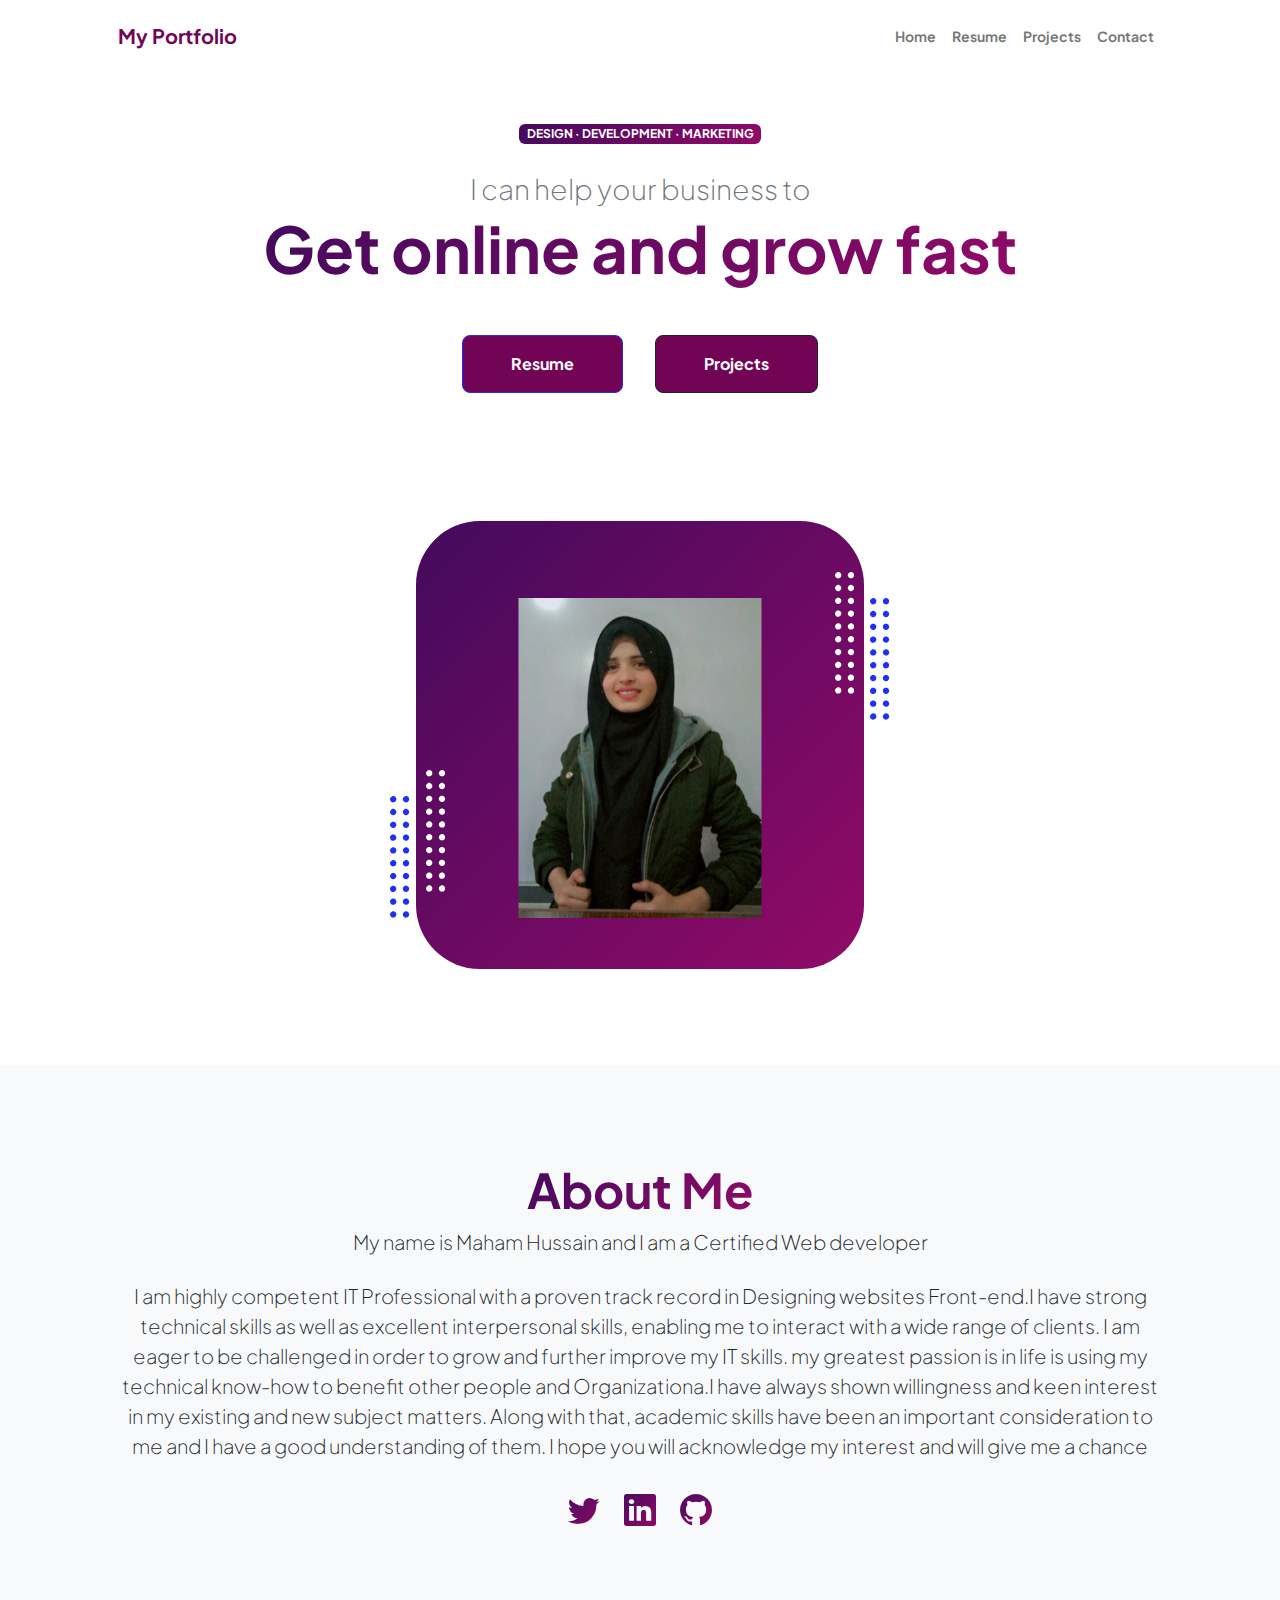
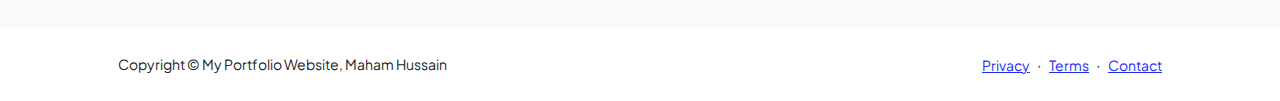
<file: Resume/index.html>
<!DOCTYPE html>
<html lang="en" >
    <head>
        <meta charset="utf-8" />
        <meta name="viewport" content="width=device-width, initial-scale=1, shrink-to-fit=no" />
        <meta name="description" content="" />
        <meta name="author" content="" />
        <title>Portfolio</title>
        <!-- Favicon-->
        <link rel="icon" type="image/x-icon" href="assets/favicon.ico" />
        <!-- Custom Google font-->
        <link rel="preconnect" href="https://fonts.googleapis.com" />
        <link rel="preconnect" href="https://fonts.gstatic.com" crossorigin />
        <link href="https://fonts.googleapis.com/css2?family=Plus+Jakarta+Sans:wght@100;200;300;400;500;600;700;800;900&amp;display=swap" rel="stylesheet" />
        <!-- Bootstrap icons-->
        <link href="https://cdn.jsdelivr.net/npm/bootstrap-icons@1.8.1/font/bootstrap-icons.css" rel="stylesheet" />
        <!-- Core theme CSS (includes Bootstrap)-->
        <link href="css/styles.css" rel="stylesheet" />
    </head>
    <body class="d-flex flex-column h-100">
        <main class="flex-shrink-0">
            <!-- Navigation-->
            <nav class="navbar navbar-expand-lg navbar-light bg-white py-3">
                <div class="container px-5">
                    <a style="color: #720455;" class="navbar-brand" href="index.html"><span class="fw-bolder">My Portfolio</span></a>
                    <button class="navbar-toggler" type="button" data-bs-toggle="collapse" data-bs-target="#navbarSupportedContent" aria-controls="navbarSupportedContent" aria-expanded="false" aria-label="Toggle navigation"><span class="navbar-toggler-icon"></span></button>
                    <div class="collapse navbar-collapse" id="navbarSupportedContent">
                        <ul class="navbar-nav ms-auto mb-2 mb-lg-0 small fw-bolder">
                            <li class="nav-item"><a class="nav-link" href="index.html">Home</a></li>
                            <li class="nav-item"><a class="nav-link" href="resume.html">Resume</a></li>
                            <li class="nav-item"><a class="nav-link" href="projects.html">Projects</a></li>
                            <li class="nav-item"><a class="nav-link" href="contact.html">Contact</a></li>
                        </ul>
                    </div>
                </div>
            </nav>
            <!-- Header-->
            <header class="py-5">
                <div class="container px-5 pb-5">
                    <div class="row gx-5 align-items-center">
                        <div class="col-xxl-5">
                            <!-- Header text content-->
                            <div class="text-center text-xxl-start">
                                <div class="badge bg-gradient-primary-to-secondary text-white mb-4"><div class="text-uppercase">Design &middot; Development &middot; Marketing</div></div>
                                <div class="fs-3 fw-light text-muted">I can help your business to</div>
                                <h1 class="display-3 fw-bolder mb-5"><span class="text-gradient d-inline">Get online and grow fast</span></h1>
                                <div class="d-grid gap-3 d-sm-flex justify-content-sm-center justify-content-xxl-start mb-3">
                                    <a style="background-color: #720455;" class="btn btn-primary btn-lg px-5 py-3 me-sm-3 fs-6 fw-bolder" href="resume.html">Resume</a>
                                    <a style="background-color: #720455; color: white;" class="btn btn-outline-dark btn-lg px-5 py-3 fs-6 fw-bolder" href="projects.html">Projects</a>
                                </div>
                            </div>
                        </div>
                        <div class="col-xxl-7">
                            <!-- Header profile picture-->
                            <div class="d-flex justify-content-center mt-5 mt-xxl-0">
                                <div class="profile bg-gradient-primary-to-secondary">
                                    <!-- TIP: For best results, use a photo with a transparent background like the demo example below-->
                                    <!-- Watch a tutorial on how to do this on YouTube (link)-->
                                    <img class="profile-img" src="assets/profile.jpg" alt="..." />
                                    <div class="dots-1">
                                        <!-- SVG Dots-->
                                        <svg version="1.1" xmlns="http://www.w3.org/2000/svg" xmlns:xlink="http://www.w3.org/1999/xlink" x="0px" y="0px" viewBox="0 0 191.6 1215.4" style="enable-background: new 0 0 191.6 1215.4" xml:space="preserve">
                                            <g transform="translate(0.000000,1280.000000) scale(0.100000,-0.100000)">
                                                <path d="M227.7,12788.6c-105-35-200-141-222-248c-43-206,163-412,369-369c155,32,275,190,260,339c-11,105-90,213-190,262        C383.7,12801.6,289.7,12808.6,227.7,12788.6z"></path>
                                                <path d="M1507.7,12788.6c-151-50-253-216-222-362c25-119,136-230,254-255c194-41,395,142,375,339c-11,105-90,213-190,262        C1663.7,12801.6,1569.7,12808.6,1507.7,12788.6z"></path>
                                                <path d="M227.7,11508.6c-105-35-200-141-222-248c-43-206,163-412,369-369c155,32,275,190,260,339c-11,105-90,213-190,262        C383.7,11521.6,289.7,11528.6,227.7,11508.6z"></path>
                                                <path d="M1507.7,11508.6c-151-50-253-216-222-362c25-119,136-230,254-255c194-41,395,142,375,339c-11,105-90,213-190,262        C1663.7,11521.6,1569.7,11528.6,1507.7,11508.6z"></path>
                                                <path d="M227.7,10228.6c-105-35-200-141-222-248c-43-206,163-412,369-369c155,32,275,190,260,339c-11,105-90,213-190,262        C383.7,10241.6,289.7,10248.6,227.7,10228.6z"></path>
                                                <path d="M1507.7,10228.6c-105-35-200-141-222-248c-43-206,163-412,369-369c155,32,275,190,260,339c-11,105-90,213-190,262        C1663.7,10241.6,1569.7,10248.6,1507.7,10228.6z"></path>
                                                <path d="M227.7,8948.6c-105-35-200-141-222-248c-43-206,163-412,369-369c155,32,275,190,260,339c-11,105-90,213-190,262        C383.7,8961.6,289.7,8968.6,227.7,8948.6z"></path>
                                                <path d="M1507.7,8948.6c-105-35-200-141-222-248c-43-206,163-412,369-369c155,32,275,190,260,339c-11,105-90,213-190,262        C1663.7,8961.6,1569.7,8968.6,1507.7,8948.6z"></path>
                                                <path d="M227.7,7668.6c-105-35-200-141-222-248c-43-206,163-412,369-369c155,32,275,190,260,339c-11,105-90,213-190,262        C383.7,7681.6,289.7,7688.6,227.7,7668.6z"></path>
                                                <path d="M1507.7,7668.6c-105-35-200-141-222-248c-43-206,163-412,369-369c155,32,275,190,260,339c-11,105-90,213-190,262        C1663.7,7681.6,1569.7,7688.6,1507.7,7668.6z"></path>
                                                <path d="M227.7,6388.6c-105-35-200-141-222-248c-43-206,163-412,369-369c155,32,275,190,260,339c-11,105-90,213-190,262        C383.7,6401.6,289.7,6408.6,227.7,6388.6z"></path>
                                                <path d="M1507.7,6388.6c-105-35-200-141-222-248c-43-206,163-412,369-369c155,32,275,190,260,339c-11,105-90,213-190,262        C1663.7,6401.6,1569.7,6408.6,1507.7,6388.6z"></path>
                                                <path d="M227.7,5108.6c-105-35-200-141-222-248c-43-206,163-412,369-369c155,32,275,190,260,339c-11,105-90,213-190,262        C383.7,5121.6,289.7,5128.6,227.7,5108.6z"></path>
                                                <path d="M1507.7,5108.6c-105-35-200-141-222-248c-43-206,163-412,369-369c155,32,275,190,260,339c-11,105-90,213-190,262        C1663.7,5121.6,1569.7,5128.6,1507.7,5108.6z"></path>
                                                <path d="M227.7,3828.6c-105-35-200-141-222-248c-43-206,163-412,369-369c155,32,275,190,260,339c-11,105-90,213-190,262        C383.7,3841.6,289.7,3848.6,227.7,3828.6z"></path>
                                                <path d="M1507.7,3828.6c-105-35-200-141-222-248c-43-206,163-412,369-369c155,32,275,190,260,339c-11,105-90,213-190,262        C1663.7,3841.6,1569.7,3848.6,1507.7,3828.6z"></path>
                                                <path d="M227.7,2548.6c-105-35-200-141-222-248c-43-206,163-412,369-369c155,32,275,190,260,339c-11,105-90,213-190,262        C383.7,2561.6,289.7,2568.6,227.7,2548.6z"></path>
                                                <path d="M1507.7,2548.6c-105-35-200-141-222-248c-43-206,163-412,369-369c155,32,275,190,260,339c-11,105-90,213-190,262        C1663.7,2561.6,1569.7,2568.6,1507.7,2548.6z"></path>
                                                <path d="M227.7,1268.6c-105-35-200-141-222-248c-43-206,163-412,369-369c155,32,275,190,260,339c-11,105-90,213-190,262        C383.7,1281.6,289.7,1288.6,227.7,1268.6z"></path>
                                                <path d="M1507.7,1268.6c-105-35-200-141-222-248c-43-206,163-412,369-369c155,32,275,190,260,339c-11,105-90,213-190,262        C1663.7,1281.6,1569.7,1288.6,1507.7,1268.6z"></path>
                                            </g>
                                        </svg>
                                        <!-- END of SVG dots-->
                                    </div>
                                    <div class="dots-2">
                                        <!-- SVG Dots-->
                                        <svg version="1.1" xmlns="http://www.w3.org/2000/svg" xmlns:xlink="http://www.w3.org/1999/xlink" x="0px" y="0px" viewBox="0 0 191.6 1215.4" style="enable-background: new 0 0 191.6 1215.4" xml:space="preserve">
                                            <g transform="translate(0.000000,1280.000000) scale(0.100000,-0.100000)">
                                                <path d="M227.7,12788.6c-105-35-200-141-222-248c-43-206,163-412,369-369c155,32,275,190,260,339c-11,105-90,213-190,262        C383.7,12801.6,289.7,12808.6,227.7,12788.6z"></path>
                                                <path d="M1507.7,12788.6c-151-50-253-216-222-362c25-119,136-230,254-255c194-41,395,142,375,339c-11,105-90,213-190,262        C1663.7,12801.6,1569.7,12808.6,1507.7,12788.6z"></path>
                                                <path d="M227.7,11508.6c-105-35-200-141-222-248c-43-206,163-412,369-369c155,32,275,190,260,339c-11,105-90,213-190,262        C383.7,11521.6,289.7,11528.6,227.7,11508.6z"></path>
                                                <path d="M1507.7,11508.6c-151-50-253-216-222-362c25-119,136-230,254-255c194-41,395,142,375,339c-11,105-90,213-190,262        C1663.7,11521.6,1569.7,11528.6,1507.7,11508.6z"></path>
                                                <path d="M227.7,10228.6c-105-35-200-141-222-248c-43-206,163-412,369-369c155,32,275,190,260,339c-11,105-90,213-190,262        C383.7,10241.6,289.7,10248.6,227.7,10228.6z"></path>
                                                <path d="M1507.7,10228.6c-105-35-200-141-222-248c-43-206,163-412,369-369c155,32,275,190,260,339c-11,105-90,213-190,262        C1663.7,10241.6,1569.7,10248.6,1507.7,10228.6z"></path>
                                                <path d="M227.7,8948.6c-105-35-200-141-222-248c-43-206,163-412,369-369c155,32,275,190,260,339c-11,105-90,213-190,262        C383.7,8961.6,289.7,8968.6,227.7,8948.6z"></path>
                                                <path d="M1507.7,8948.6c-105-35-200-141-222-248c-43-206,163-412,369-369c155,32,275,190,260,339c-11,105-90,213-190,262        C1663.7,8961.6,1569.7,8968.6,1507.7,8948.6z"></path>
                                                <path d="M227.7,7668.6c-105-35-200-141-222-248c-43-206,163-412,369-369c155,32,275,190,260,339c-11,105-90,213-190,262        C383.7,7681.6,289.7,7688.6,227.7,7668.6z"></path>
                                                <path d="M1507.7,7668.6c-105-35-200-141-222-248c-43-206,163-412,369-369c155,32,275,190,260,339c-11,105-90,213-190,262        C1663.7,7681.6,1569.7,7688.6,1507.7,7668.6z"></path>
                                                <path d="M227.7,6388.6c-105-35-200-141-222-248c-43-206,163-412,369-369c155,32,275,190,260,339c-11,105-90,213-190,262        C383.7,6401.6,289.7,6408.6,227.7,6388.6z"></path>
                                                <path d="M1507.7,6388.6c-105-35-200-141-222-248c-43-206,163-412,369-369c155,32,275,190,260,339c-11,105-90,213-190,262        C1663.7,6401.6,1569.7,6408.6,1507.7,6388.6z"></path>
                                                <path d="M227.7,5108.6c-105-35-200-141-222-248c-43-206,163-412,369-369c155,32,275,190,260,339c-11,105-90,213-190,262        C383.7,5121.6,289.7,5128.6,227.7,5108.6z"></path>
                                                <path d="M1507.7,5108.6c-105-35-200-141-222-248c-43-206,163-412,369-369c155,32,275,190,260,339c-11,105-90,213-190,262        C1663.7,5121.6,1569.7,5128.6,1507.7,5108.6z"></path>
                                                <path d="M227.7,3828.6c-105-35-200-141-222-248c-43-206,163-412,369-369c155,32,275,190,260,339c-11,105-90,213-190,262        C383.7,3841.6,289.7,3848.6,227.7,3828.6z"></path>
                                                <path d="M1507.7,3828.6c-105-35-200-141-222-248c-43-206,163-412,369-369c155,32,275,190,260,339c-11,105-90,213-190,262        C1663.7,3841.6,1569.7,3848.6,1507.7,3828.6z"></path>
                                                <path d="M227.7,2548.6c-105-35-200-141-222-248c-43-206,163-412,369-369c155,32,275,190,260,339c-11,105-90,213-190,262        C383.7,2561.6,289.7,2568.6,227.7,2548.6z"></path>
                                                <path d="M1507.7,2548.6c-105-35-200-141-222-248c-43-206,163-412,369-369c155,32,275,190,260,339c-11,105-90,213-190,262        C1663.7,2561.6,1569.7,2568.6,1507.7,2548.6z"></path>
                                                <path d="M227.7,1268.6c-105-35-200-141-222-248c-43-206,163-412,369-369c155,32,275,190,260,339c-11,105-90,213-190,262        C383.7,1281.6,289.7,1288.6,227.7,1268.6z"></path>
                                                <path d="M1507.7,1268.6c-105-35-200-141-222-248c-43-206,163-412,369-369c155,32,275,190,260,339c-11,105-90,213-190,262        C1663.7,1281.6,1569.7,1288.6,1507.7,1268.6z"></path>
                                            </g>
                                        </svg>
                                        <!-- END of SVG dots-->
                                    </div>
                                    <div class="dots-3">
                                        <!-- SVG Dots-->
                                        <svg version="1.1" xmlns="http://www.w3.org/2000/svg" xmlns:xlink="http://www.w3.org/1999/xlink" x="0px" y="0px" viewBox="0 0 191.6 1215.4" style="enable-background: new 0 0 191.6 1215.4" xml:space="preserve">
                                            <g transform="translate(0.000000,1280.000000) scale(0.100000,-0.100000)">
                                                <path d="M227.7,12788.6c-105-35-200-141-222-248c-43-206,163-412,369-369c155,32,275,190,260,339c-11,105-90,213-190,262        C383.7,12801.6,289.7,12808.6,227.7,12788.6z"></path>
                                                <path d="M1507.7,12788.6c-151-50-253-216-222-362c25-119,136-230,254-255c194-41,395,142,375,339c-11,105-90,213-190,262        C1663.7,12801.6,1569.7,12808.6,1507.7,12788.6z"></path>
                                                <path d="M227.7,11508.6c-105-35-200-141-222-248c-43-206,163-412,369-369c155,32,275,190,260,339c-11,105-90,213-190,262        C383.7,11521.6,289.7,11528.6,227.7,11508.6z"></path>
                                                <path d="M1507.7,11508.6c-151-50-253-216-222-362c25-119,136-230,254-255c194-41,395,142,375,339c-11,105-90,213-190,262        C1663.7,11521.6,1569.7,11528.6,1507.7,11508.6z"></path>
                                                <path d="M227.7,10228.6c-105-35-200-141-222-248c-43-206,163-412,369-369c155,32,275,190,260,339c-11,105-90,213-190,262        C383.7,10241.6,289.7,10248.6,227.7,10228.6z"></path>
                                                <path d="M1507.7,10228.6c-105-35-200-141-222-248c-43-206,163-412,369-369c155,32,275,190,260,339c-11,105-90,213-190,262        C1663.7,10241.6,1569.7,10248.6,1507.7,10228.6z"></path>
                                                <path d="M227.7,8948.6c-105-35-200-141-222-248c-43-206,163-412,369-369c155,32,275,190,260,339c-11,105-90,213-190,262        C383.7,8961.6,289.7,8968.6,227.7,8948.6z"></path>
                                                <path d="M1507.7,8948.6c-105-35-200-141-222-248c-43-206,163-412,369-369c155,32,275,190,260,339c-11,105-90,213-190,262        C1663.7,8961.6,1569.7,8968.6,1507.7,8948.6z"></path>
                                                <path d="M227.7,7668.6c-105-35-200-141-222-248c-43-206,163-412,369-369c155,32,275,190,260,339c-11,105-90,213-190,262        C383.7,7681.6,289.7,7688.6,227.7,7668.6z"></path>
                                                <path d="M1507.7,7668.6c-105-35-200-141-222-248c-43-206,163-412,369-369c155,32,275,190,260,339c-11,105-90,213-190,262        C1663.7,7681.6,1569.7,7688.6,1507.7,7668.6z"></path>
                                                <path d="M227.7,6388.6c-105-35-200-141-222-248c-43-206,163-412,369-369c155,32,275,190,260,339c-11,105-90,213-190,262        C383.7,6401.6,289.7,6408.6,227.7,6388.6z"></path>
                                                <path d="M1507.7,6388.6c-105-35-200-141-222-248c-43-206,163-412,369-369c155,32,275,190,260,339c-11,105-90,213-190,262        C1663.7,6401.6,1569.7,6408.6,1507.7,6388.6z"></path>
                                                <path d="M227.7,5108.6c-105-35-200-141-222-248c-43-206,163-412,369-369c155,32,275,190,260,339c-11,105-90,213-190,262        C383.7,5121.6,289.7,5128.6,227.7,5108.6z"></path>
                                                <path d="M1507.7,5108.6c-105-35-200-141-222-248c-43-206,163-412,369-369c155,32,275,190,260,339c-11,105-90,213-190,262        C1663.7,5121.6,1569.7,5128.6,1507.7,5108.6z"></path>
                                                <path d="M227.7,3828.6c-105-35-200-141-222-248c-43-206,163-412,369-369c155,32,275,190,260,339c-11,105-90,213-190,262        C383.7,3841.6,289.7,3848.6,227.7,3828.6z"></path>
                                                <path d="M1507.7,3828.6c-105-35-200-141-222-248c-43-206,163-412,369-369c155,32,275,190,260,339c-11,105-90,213-190,262        C1663.7,3841.6,1569.7,3848.6,1507.7,3828.6z"></path>
                                                <path d="M227.7,2548.6c-105-35-200-141-222-248c-43-206,163-412,369-369c155,32,275,190,260,339c-11,105-90,213-190,262        C383.7,2561.6,289.7,2568.6,227.7,2548.6z"></path>
                                                <path d="M1507.7,2548.6c-105-35-200-141-222-248c-43-206,163-412,369-369c155,32,275,190,260,339c-11,105-90,213-190,262        C1663.7,2561.6,1569.7,2568.6,1507.7,2548.6z"></path>
                                                <path d="M227.7,1268.6c-105-35-200-141-222-248c-43-206,163-412,369-369c155,32,275,190,260,339c-11,105-90,213-190,262        C383.7,1281.6,289.7,1288.6,227.7,1268.6z"></path>
                                                <path d="M1507.7,1268.6c-105-35-200-141-222-248c-43-206,163-412,369-369c155,32,275,190,260,339c-11,105-90,213-190,262        C1663.7,1281.6,1569.7,1288.6,1507.7,1268.6z"></path>
                                            </g>
                                        </svg>
                                        <!-- END of SVG dots-->
                                    </div>
                                    <div class="dots-4">
                                        <!-- SVG Dots-->
                                        <svg version="1.1" xmlns="http://www.w3.org/2000/svg" xmlns:xlink="http://www.w3.org/1999/xlink" x="0px" y="0px" viewBox="0 0 191.6 1215.4" style="enable-background: new 0 0 191.6 1215.4" xml:space="preserve">
                                            <g transform="translate(0.000000,1280.000000) scale(0.100000,-0.100000)">
                                                <path d="M227.7,12788.6c-105-35-200-141-222-248c-43-206,163-412,369-369c155,32,275,190,260,339c-11,105-90,213-190,262        C383.7,12801.6,289.7,12808.6,227.7,12788.6z"></path>
                                                <path d="M1507.7,12788.6c-151-50-253-216-222-362c25-119,136-230,254-255c194-41,395,142,375,339c-11,105-90,213-190,262        C1663.7,12801.6,1569.7,12808.6,1507.7,12788.6z"></path>
                                                <path d="M227.7,11508.6c-105-35-200-141-222-248c-43-206,163-412,369-369c155,32,275,190,260,339c-11,105-90,213-190,262        C383.7,11521.6,289.7,11528.6,227.7,11508.6z"></path>
                                                <path d="M1507.7,11508.6c-151-50-253-216-222-362c25-119,136-230,254-255c194-41,395,142,375,339c-11,105-90,213-190,262        C1663.7,11521.6,1569.7,11528.6,1507.7,11508.6z"></path>
                                                <path d="M227.7,10228.6c-105-35-200-141-222-248c-43-206,163-412,369-369c155,32,275,190,260,339c-11,105-90,213-190,262        C383.7,10241.6,289.7,10248.6,227.7,10228.6z"></path>
                                                <path d="M1507.7,10228.6c-105-35-200-141-222-248c-43-206,163-412,369-369c155,32,275,190,260,339c-11,105-90,213-190,262        C1663.7,10241.6,1569.7,10248.6,1507.7,10228.6z"></path>
                                                <path d="M227.7,8948.6c-105-35-200-141-222-248c-43-206,163-412,369-369c155,32,275,190,260,339c-11,105-90,213-190,262        C383.7,8961.6,289.7,8968.6,227.7,8948.6z"></path>
                                                <path d="M1507.7,8948.6c-105-35-200-141-222-248c-43-206,163-412,369-369c155,32,275,190,260,339c-11,105-90,213-190,262        C1663.7,8961.6,1569.7,8968.6,1507.7,8948.6z"></path>
                                                <path d="M227.7,7668.6c-105-35-200-141-222-248c-43-206,163-412,369-369c155,32,275,190,260,339c-11,105-90,213-190,262        C383.7,7681.6,289.7,7688.6,227.7,7668.6z"></path>
                                                <path d="M1507.7,7668.6c-105-35-200-141-222-248c-43-206,163-412,369-369c155,32,275,190,260,339c-11,105-90,213-190,262        C1663.7,7681.6,1569.7,7688.6,1507.7,7668.6z"></path>
                                                <path d="M227.7,6388.6c-105-35-200-141-222-248c-43-206,163-412,369-369c155,32,275,190,260,339c-11,105-90,213-190,262        C383.7,6401.6,289.7,6408.6,227.7,6388.6z"></path>
                                                <path d="M1507.7,6388.6c-105-35-200-141-222-248c-43-206,163-412,369-369c155,32,275,190,260,339c-11,105-90,213-190,262        C1663.7,6401.6,1569.7,6408.6,1507.7,6388.6z"></path>
                                                <path d="M227.7,5108.6c-105-35-200-141-222-248c-43-206,163-412,369-369c155,32,275,190,260,339c-11,105-90,213-190,262        C383.7,5121.6,289.7,5128.6,227.7,5108.6z"></path>
                                                <path d="M1507.7,5108.6c-105-35-200-141-222-248c-43-206,163-412,369-369c155,32,275,190,260,339c-11,105-90,213-190,262        C1663.7,5121.6,1569.7,5128.6,1507.7,5108.6z"></path>
                                                <path d="M227.7,3828.6c-105-35-200-141-222-248c-43-206,163-412,369-369c155,32,275,190,260,339c-11,105-90,213-190,262        C383.7,3841.6,289.7,3848.6,227.7,3828.6z"></path>
                                                <path d="M1507.7,3828.6c-105-35-200-141-222-248c-43-206,163-412,369-369c155,32,275,190,260,339c-11,105-90,213-190,262        C1663.7,3841.6,1569.7,3848.6,1507.7,3828.6z"></path>
                                                <path d="M227.7,2548.6c-105-35-200-141-222-248c-43-206,163-412,369-369c155,32,275,190,260,339c-11,105-90,213-190,262        C383.7,2561.6,289.7,2568.6,227.7,2548.6z"></path>
                                                <path d="M1507.7,2548.6c-105-35-200-141-222-248c-43-206,163-412,369-369c155,32,275,190,260,339c-11,105-90,213-190,262        C1663.7,2561.6,1569.7,2568.6,1507.7,2548.6z"></path>
                                                <path d="M227.7,1268.6c-105-35-200-141-222-248c-43-206,163-412,369-369c155,32,275,190,260,339c-11,105-90,213-190,262        C383.7,1281.6,289.7,1288.6,227.7,1268.6z"></path>
                                                <path d="M1507.7,1268.6c-105-35-200-141-222-248c-43-206,163-412,369-369c155,32,275,190,260,339c-11,105-90,213-190,262        C1663.7,1281.6,1569.7,1288.6,1507.7,1268.6z"></path>
                                            </g>
                                        </svg>
                                        <!-- END of SVG dots-->
                                    </div>
                                </div>
                            </div>
                        </div>
                    </div>
                </div>
            </header>
            <!-- About Section-->
            <section class="bg-light py-5">
                <div class="container px-5">
                    <div class="row gx-5 justify-content-center">
                        <div class="col-xxl-8">
                            <div class="text-center my-5">
                                <h2 class="display-5 fw-bolder"><span class="text-gradient d-inline">About Me</span></h2>
                                <p class="lead fw-light mb-4">My name is Maham Hussain and I am a Certified Web developer</p>

                                <p class="lead fw-light mb-4">
                                    I am highly competent IT Professional with a proven track record in Designing websites Front-end.I have strong technical skills as well as excellent interpersonal skills, enabling me to interact with a wide range of clients. I am eager to be challenged in order to grow and further improve my IT skills. my greatest passion is in life is using my technical know-how to benefit other people and Organizationa.I have always shown willingness and keen interest in my existing and new subject matters. Along with that, academic skills have been an important consideration to me and I have a good understanding of them. I hope you will acknowledge my interest and will give me a chance
                                     </p>
                                <div class="d-flex justify-content-center fs-2 gap-4">
                                    <a class="text-gradient" href="#!"><i class="bi bi-twitter"></i></a>
                                    <a class="text-gradient" href="#!"><i class="bi bi-linkedin"></i></a>
                                    <a class="text-gradient" href="#!"><i class="bi bi-github"></i></a>
                                </div>
                            </div>
                        </div>
                    </div>
                </div>
            </section>
        </main>
        <!-- Footer-->
        <footer class="bg-white py-4 mt-auto">
            <div class="container px-5">
                <div class="row align-items-center justify-content-between flex-column flex-sm-row">
                    <div class="col-auto"><div class="small m-0">Copyright &copy; My Portfolio Website, Maham Hussain</div></div>
                    <div class="col-auto">
                        <a class="small" href="#!">Privacy</a>
                        <span class="mx-1">&middot;</span>
                        <a class="small" href="#!">Terms</a>
                        <span class="mx-1">&middot;</span>
                        <a class="small" href="#!">Contact</a>
                    </div>
                </div>
            </div>
        </footer>
        <!-- Bootstrap core JS-->
        <script src="https://cdn.jsdelivr.net/npm/bootstrap@5.2.3/dist/js/bootstrap.bundle.min.js"></script>
        <!-- Core theme JS-->
        <script src="js/scripts.js"></script>
    </body>
</html>
</file>
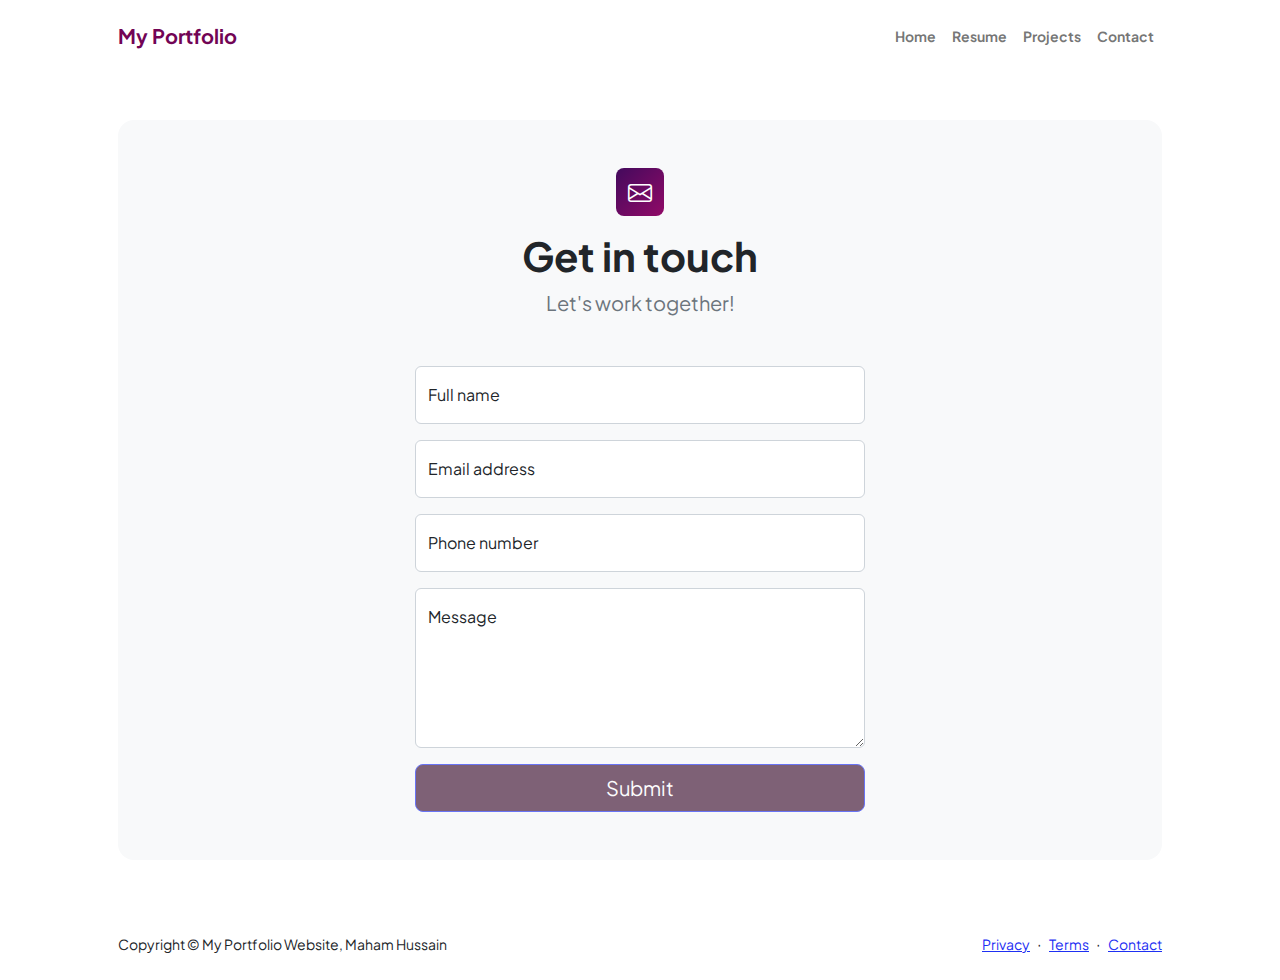
<file: Resume/contact.html>
<!DOCTYPE html>
<html lang="en">
    <head>
        <meta charset="utf-8" />
        <meta name="viewport" content="width=device-width, initial-scale=1, shrink-to-fit=no" />
        <meta name="description" content />
        <meta name="author" content />
        <title>Portfolio</title>
        <!-- Favicon-->
        <link rel="icon" type="image/x-icon" href="assets/favicon.ico" />
        <!-- Custom Google font-->
        <link rel="preconnect" href="https://fonts.googleapis.com" />
        <link rel="preconnect" href="https://fonts.gstatic.com" crossorigin />
        <link href="https://fonts.googleapis.com/css2?family=Plus+Jakarta+Sans:wght@100;200;300;400;500;600;700;800;900&amp;display=swap" rel="stylesheet" />
        <!-- Bootstrap icons-->
        <link href="https://cdn.jsdelivr.net/npm/bootstrap-icons@1.8.1/font/bootstrap-icons.css" rel="stylesheet" />
        <!-- Core theme CSS (includes Bootstrap)-->
        <link href="css/styles.css" rel="stylesheet" />
    </head>
    <body class="d-flex flex-column">
        <main class="flex-shrink-0">
            <!-- Navigation-->
            <nav class="navbar navbar-expand-lg navbar-light bg-white py-3">
                <div class="container px-5">
                    <a style="color: #720455;" class="navbar-brand" href="index.html"><span class="fw-bolder ">My Portfolio</span></a>
                    <button class="navbar-toggler" type="button" data-bs-toggle="collapse" data-bs-target="#navbarSupportedContent" aria-controls="navbarSupportedContent" aria-expanded="false" aria-label="Toggle navigation"><span class="navbar-toggler-icon"></span></button>
                    <div class="collapse navbar-collapse" id="navbarSupportedContent">
                        <ul class="navbar-nav ms-auto mb-2 mb-lg-0 small fw-bolder">
                            <li class="nav-item"><a class="nav-link" href="index.html">Home</a></li>
                            <li class="nav-item"><a class="nav-link" href="resume.html">Resume</a></li>
                            <li class="nav-item"><a class="nav-link" href="projects.html">Projects</a></li>
                            <li class="nav-item"><a class="nav-link" href="contact.html">Contact</a></li>
                        </ul>
                    </div>
                </div>
            </nav>
            <!-- Page content-->
            <section class="py-5">
                <div class="container px-5">
                    <!-- Contact form-->
                    <div class="bg-light rounded-4 py-5 px-4 px-md-5">
                        <div class="text-center mb-5">
                            <div class="feature bg-primary bg-gradient-primary-to-secondary text-white rounded-3 mb-3"><i class="bi bi-envelope"></i></div>
                            <h1 class="fw-bolder">Get in touch</h1>
                            <p class="lead fw-normal text-muted mb-0">Let's work together!</p>
                        </div>
                        <div class="row gx-5 justify-content-center">
                            <div class="col-lg-8 col-xl-6">
                                <!-- * * * * * * * * * * * * * * *-->
                                <!-- * * SB Forms Contact Form * *-->
                                <!-- * * * * * * * * * * * * * * *-->
                                <!-- This form is pre-integrated with SB Forms.-->
                                <!-- To make this form functional, sign up at-->
                                <!-- https://startbootstrap.com/solution/contact-forms-->
                                <!-- to get an API token!-->
                                <form id="contactForm" data-sb-form-api-token="API_TOKEN">
                                    <!-- Name input-->
                                    <div class="form-floating mb-3">
                                        <input class="form-control" id="name" type="text" placeholder="Enter your name..." data-sb-validations="required" />
                                        <label for="name">Full name</label>
                                        <div class="invalid-feedback" data-sb-feedback="name:required">A name is required.</div>
                                    </div>
                                    <!-- Email address input-->
                                    <div class="form-floating mb-3">
                                        <input class="form-control" id="email" type="email" placeholder="name@example.com" data-sb-validations="required,email" />
                                        <label for="email">Email address</label>
                                        <div class="invalid-feedback" data-sb-feedback="email:required">An email is required.</div>
                                        <div class="invalid-feedback" data-sb-feedback="email:email">Email is not valid.</div>
                                    </div>
                                    <!-- Phone number input-->
                                    <div class="form-floating mb-3">
                                        <input class="form-control" id="phone" type="tel" placeholder="(123) 456-7890" data-sb-validations="required" />
                                        <label for="phone">Phone number</label>
                                        <div class="invalid-feedback" data-sb-feedback="phone:required">A phone number is required.</div>
                                    </div>
                                    <!-- Message input-->
                                    <div class="form-floating mb-3">
                                        <textarea class="form-control" id="message" type="text" placeholder="Enter your message here..." style="height: 10rem" data-sb-validations="required"></textarea>
                                        <label for="message">Message</label>
                                        <div class="invalid-feedback" data-sb-feedback="message:required">A message is required.</div>
                                    </div>
                                    <!-- Submit success message-->
                                    <!---->
                                    <!-- This is what your users will see when the form-->
                                    <!-- has successfully submitted-->
                                    <div class="d-none" id="submitSuccessMessage">
                                        <div class="text-center mb-3">
                                            <div class="fw-bolder">Form submission successful!</div>
                                            To activate this form, sign up at
                                            <br />
                                            <a href="https://startbootstrap.com/solution/contact-forms">https://startbootstrap.com/solution/contact-forms</a>
                                        </div>
                                    </div>
                                    <!-- Submit error message-->
                                    <!---->
                                    <!-- This is what your users will see when there is-->
                                    <!-- an error submitting the form-->
                                    <div class="d-none" id="submitErrorMessage"><div class="text-center text-danger mb-3">Error sending message!</div></div>
                                    <!-- Submit Button-->
                                    <div  class="d-grid"><button style="color: white; background-color: #3d1031;" class="btn btn-primary btn-lg disabled" id="submitButton" type="submit">Submit</button></div>
                                </form>
                            </div>
                        </div>
                    </div>
                </div>
            </section>
        </main>
        <!-- Footer-->
        <footer class="bg-white py-4 mt-auto">
            <div class="container px-5">
                <div class="row align-items-center justify-content-between flex-column flex-sm-row">
                    <div class="col-auto"><div class="small m-0">Copyright &copy; My Portfolio Website, Maham Hussain</div></div>
                    <div class="col-auto">
                        <a class="small" href="#!">Privacy</a>
                        <span class="mx-1">&middot;</span>
                        <a class="small" href="#!">Terms</a>
                        <span class="mx-1">&middot;</span>
                        <a class="small" href="#!">Contact</a>
                    </div>
                </div>
            </div>
        </footer>
        <!-- Bootstrap core JS-->
        <script src="https://cdn.jsdelivr.net/npm/bootstrap@5.2.3/dist/js/bootstrap.bundle.min.js"></script>
        <!-- Core theme JS-->
        <script src="js/scripts.js"></script>
        <!-- * * * * * * * * * * * * * * * * * * * * * * * * * * * * * * * * * * * * * * * *-->
        <!-- * *                               SB Forms JS                               * *-->
        <!-- * * Activate your form at https://startbootstrap.com/solution/contact-forms * *-->
        <!-- * * * * * * * * * * * * * * * * * * * * * * * * * * * * * * * * * * * * * * * *-->
        <script src="https://cdn.startbootstrap.com/sb-forms-latest.js"></script>
    </body>
</html>
</file>
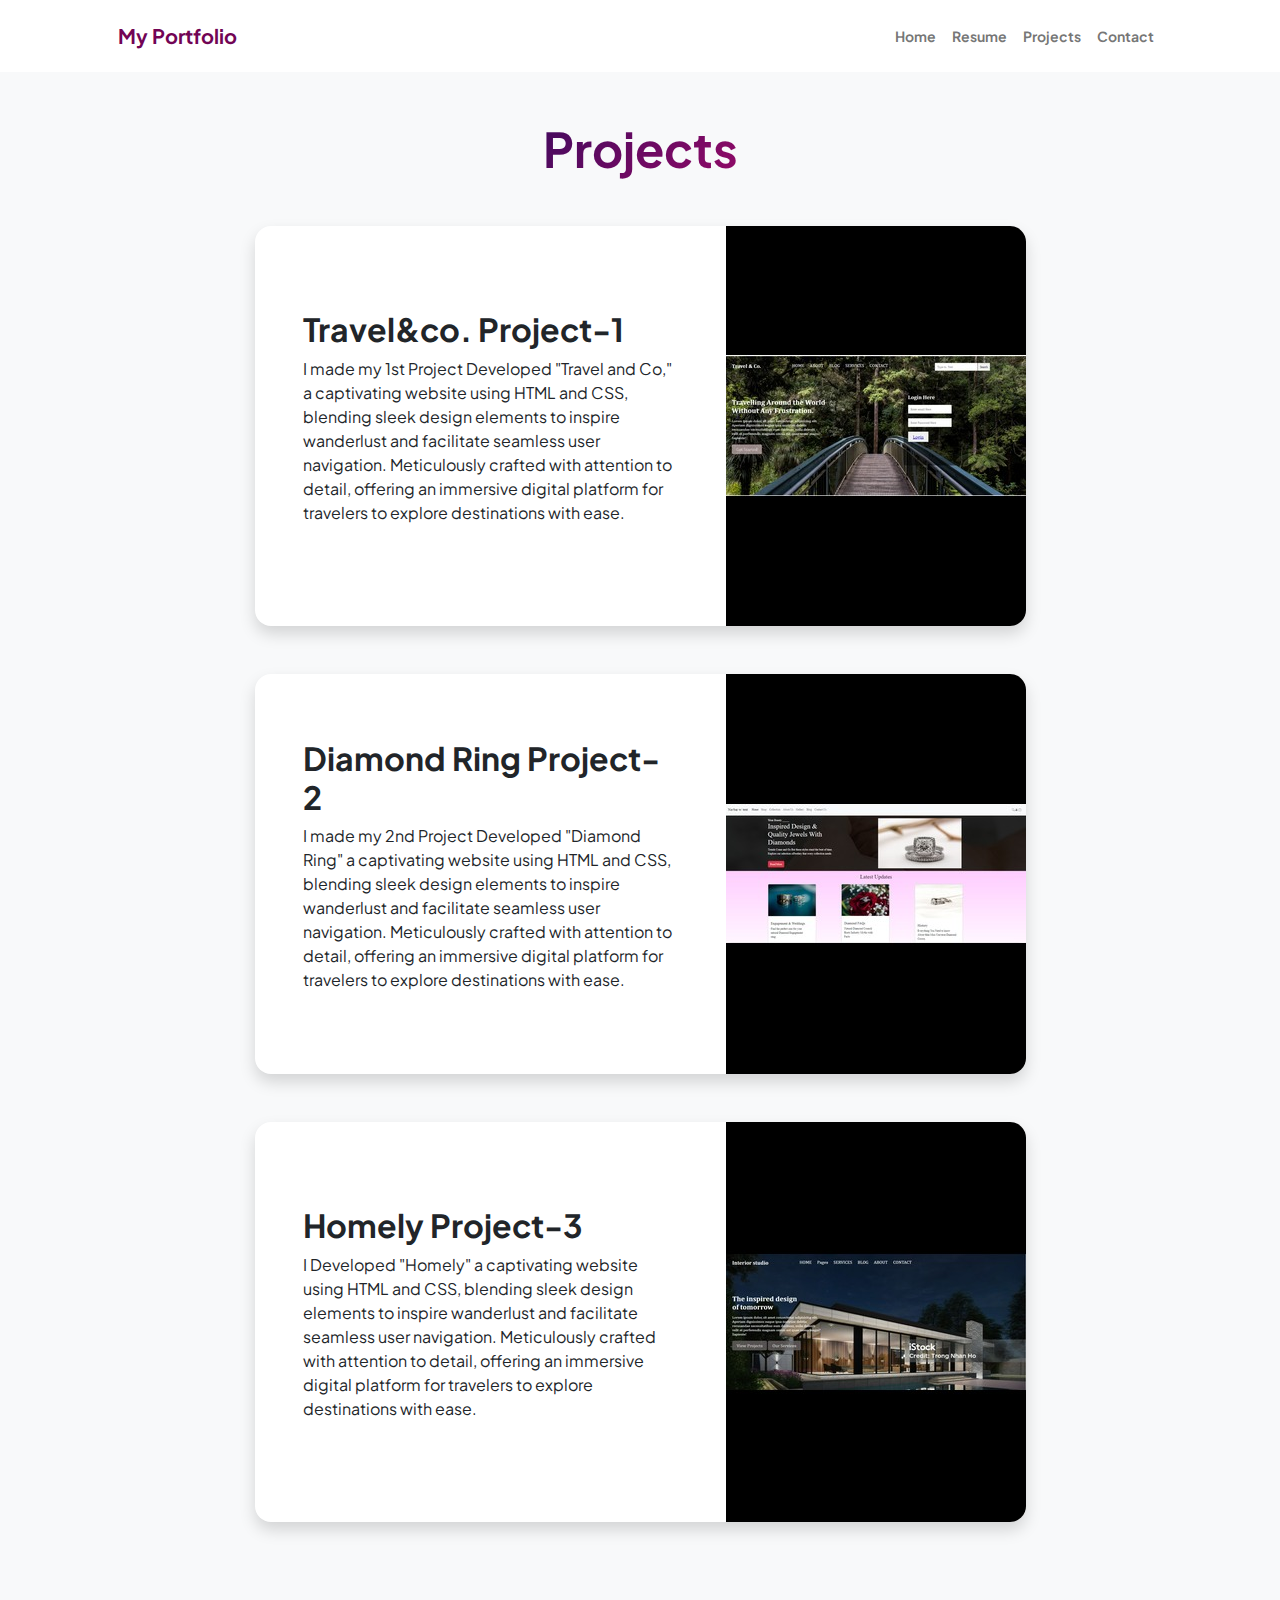
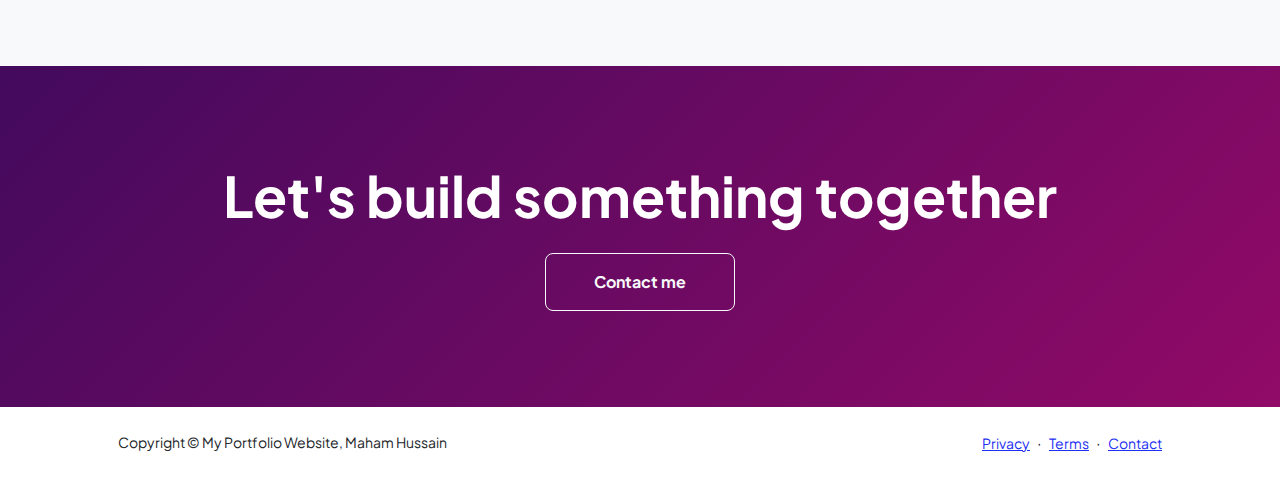
<file: Resume/projects.html>
<!DOCTYPE html>
<html lang="en">
    <head>
        <meta charset="utf-8" />
        <meta name="viewport" content="width=device-width, initial-scale=1, shrink-to-fit=no" />
        <meta name="description" content="" />
        <meta name="author" content="" />
        <title>Portfolio</title>
        <!-- Favicon-->
        <link rel="icon" type="image/x-icon" href="assets/favicon.ico" />
        <!-- Custom Google font-->
        <link rel="preconnect" href="https://fonts.googleapis.com" />
        <link rel="preconnect" href="https://fonts.gstatic.com" crossorigin />
        <link href="https://fonts.googleapis.com/css2?family=Plus+Jakarta+Sans:wght@100;200;300;400;500;600;700;800;900&amp;display=swap" rel="stylesheet" />
        <!-- Bootstrap icons-->
        <link href="https://cdn.jsdelivr.net/npm/bootstrap-icons@1.8.1/font/bootstrap-icons.css" rel="stylesheet" />
        <!-- Core theme CSS (includes Bootstrap)-->
        <link href="css/styles.css" rel="stylesheet" />
    </head>
    <body class="d-flex flex-column h-100 bg-light">
        <main class="flex-shrink-0">
            <!-- Navigation-->
            <nav class="navbar navbar-expand-lg navbar-light bg-white py-3">
                <div class="container px-5">
                    <a style="color: #720455;" class="navbar-brand" href="index.html"><span class="fw-bolder">My Portfolio</span></a>
                    <button class="navbar-toggler" type="button" data-bs-toggle="collapse" data-bs-target="#navbarSupportedContent" aria-controls="navbarSupportedContent" aria-expanded="false" aria-label="Toggle navigation"><span class="navbar-toggler-icon"></span></button>
                    <div class="collapse navbar-collapse" id="navbarSupportedContent">
                        <ul class="navbar-nav ms-auto mb-2 mb-lg-0 small fw-bolder">
                            <li class="nav-item"><a class="nav-link" href="index.html">Home</a></li>
                            <li class="nav-item"><a class="nav-link" href="resume.html">Resume</a></li>
                            <li class="nav-item"><a class="nav-link" href="projects.html">Projects</a></li>
                            <li class="nav-item"><a class="nav-link" href="contact.html">Contact</a></li>
                        </ul>
                    </div>
                </div>
            </nav>
            <!-- Projects Section-->
            <section class="py-5">
                <div class="container px-5 mb-5">
                    <div class="text-center mb-5">
                        <h1 class="display-5 fw-bolder mb-0"><span class="text-gradient d-inline">Projects</span></h1>
                    </div>
                    <div class="row gx-5 justify-content-center">
                        <div class="col-lg-11 col-xl-9 col-xxl-8">
                            <!-- Project Card 1-->
                            <div class="card overflow-hidden shadow rounded-4 border-0 mb-5">
                                <div class="card-body p-0">
                                    <div class="d-flex align-items-center">
                                        <div class="p-5">
                                            <h2 class="fw-bolder">Travel&co. Project-1</h2>
                                            <p>I made my 1st Project Developed "Travel and Co," a captivating website using HTML and CSS, blending sleek design elements to inspire wanderlust and facilitate seamless user navigation. Meticulously crafted with attention to detail, offering an immersive digital platform for travelers to explore destinations with ease.  </p>
                                        </div>
                                        <img class="img-fluid" src="travel.jpg" alt="..." />
                                    </div>
                                </div>
                            </div>
                            <!-- Project Card 2-->
                            <div class="card overflow-hidden shadow rounded-4 border-0">
                                <div class="card-body p-0">
                                    <div class="d-flex align-items-center">
                                        <div class="p-5">
                                            <h2 class="fw-bolder">Diamond Ring Project-2</h2>
                                            <p>I made my 2nd Project Developed "Diamond Ring" a captivating website using HTML and CSS, blending sleek design elements to inspire wanderlust and facilitate seamless user navigation. Meticulously crafted with attention to detail, offering an immersive digital platform for travelers to explore destinations with ease.  </p>
                                        </div>
                                        <img class="img-fluid" src="diomond.jpg" alt="..." />
                                    </div>
                                </div>
                            </div>
                            
                                 <!-- Project Card 3-->
                                 <div class="card overflow-hidden shadow rounded-4 border-0 mt-5 mb-5">
                                    <div class="card-body p-0">
                                        <div class="d-flex align-items-center">
                                            <div class="p-5">
                                                <h2 class="fw-bolder">Homely Project-3</h2>
                                                <p>I Developed "Homely" a captivating website using HTML and CSS, blending sleek design elements to inspire wanderlust and facilitate seamless user navigation. Meticulously crafted with attention to detail, offering an immersive digital platform for travelers to explore destinations with ease.</p>
                                            </div>
                                            <img class="img-fluid" src="homely.jpg" alt="..." />
                                        </div>
                                    </div>
                                </div>
                        </div>
                    </div>
                </div>
            </section>
            <!-- Call to action section-->
            <section class="py-5 bg-gradient-primary-to-secondary text-white">
                <div class="container px-5 my-5">
                    <div class="text-center">
                        <h2 class="display-4 fw-bolder mb-4">Let's build something together</h2>
                        <a class="btn btn-outline-light btn-lg px-5 py-3 fs-6 fw-bolder" href="contact.html">Contact me</a>
                    </div>
                </div>
            </section>
        </main>
        <!-- Footer-->
        <footer class="bg-white py-4 mt-auto">
            <div class="container px-5">
                <div class="row align-items-center justify-content-between flex-column flex-sm-row">
                    <div class="col-auto"><div class="small m-0">Copyright &copy; My Portfolio Website, Maham Hussain </div></div>
                    <div class="col-auto">
                        <a class="small" href="#!">Privacy</a>
                        <span class="mx-1">&middot;</span>
                        <a class="small" href="#!">Terms</a>
                        <span class="mx-1">&middot;</span>
                        <a class="small" href="#!">Contact</a>
                    </div>
                </div>
            </div>
        </footer>
        <!-- Bootstrap core JS-->
        <script src="https://cdn.jsdelivr.net/npm/bootstrap@5.2.3/dist/js/bootstrap.bundle.min.js"></script>
        <!-- Core theme JS-->
        <script src="js/scripts.js"></script>
    </body>
</html>
</file>
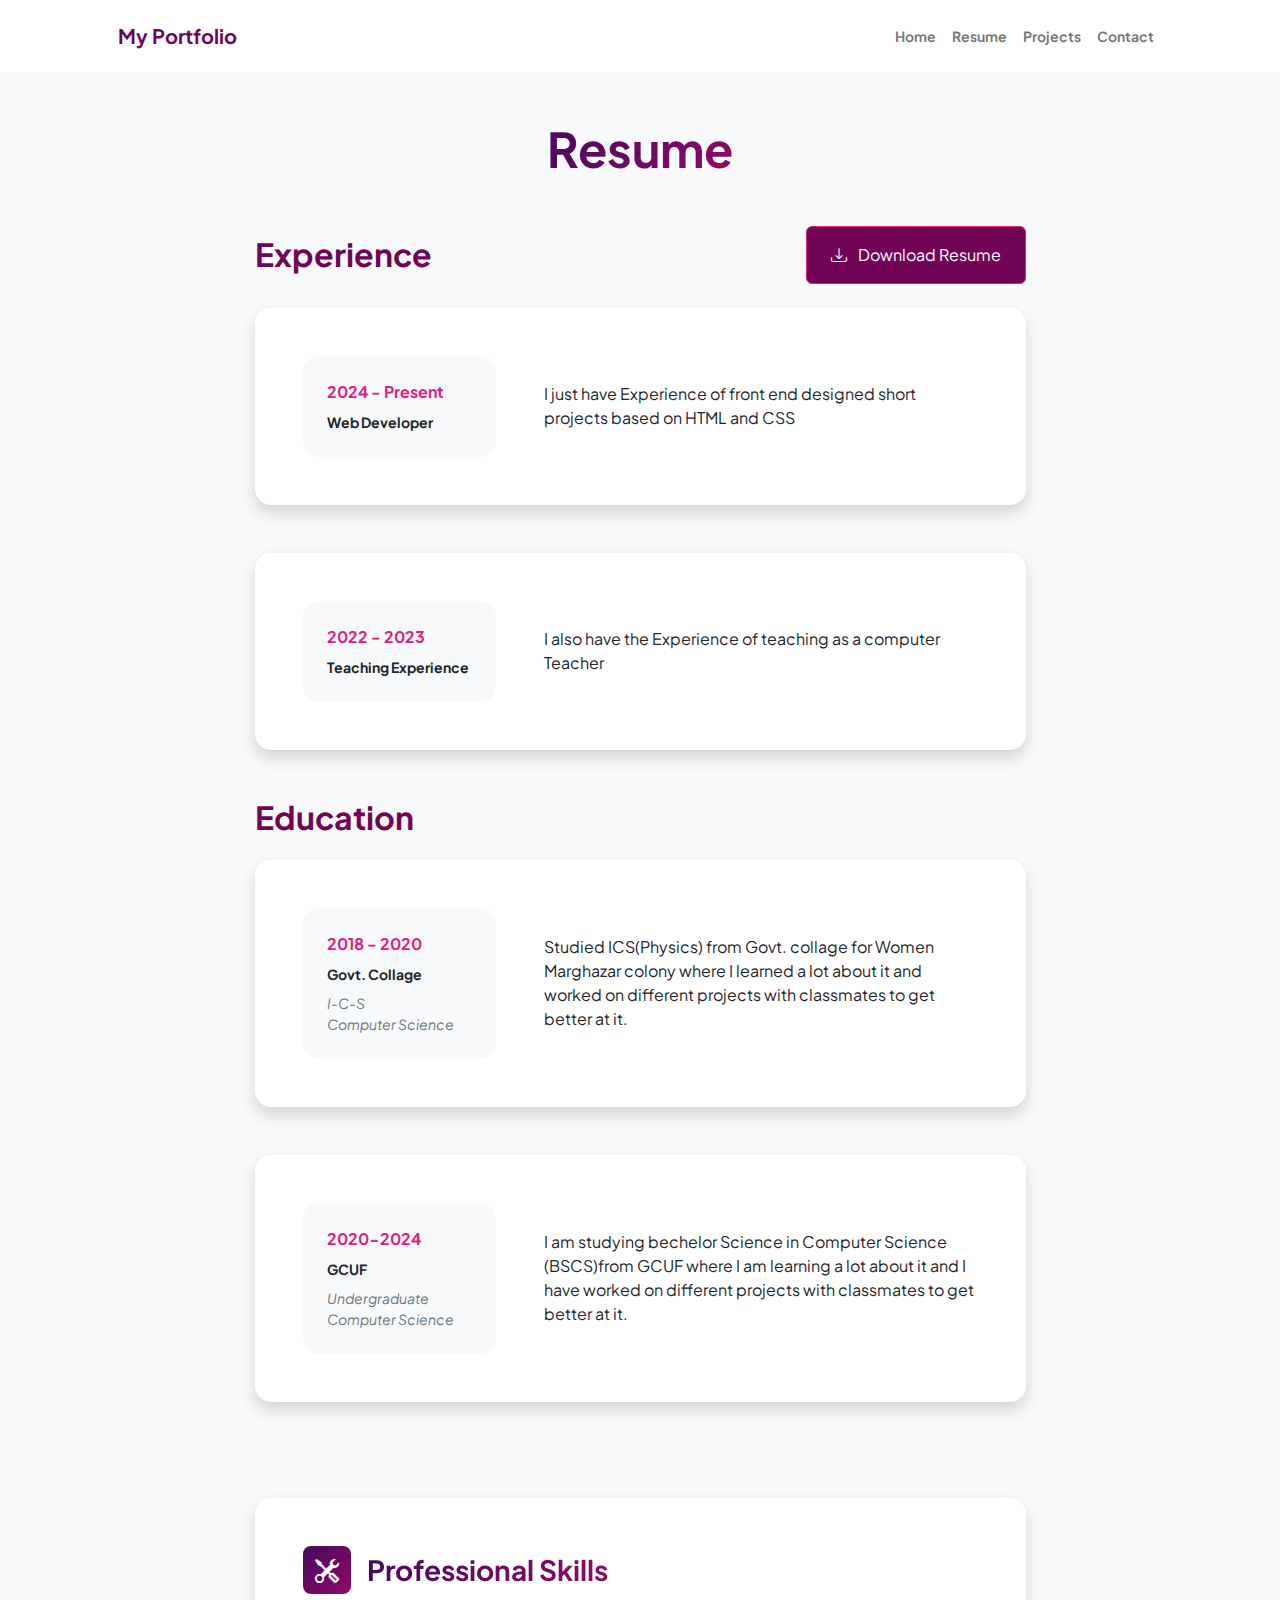
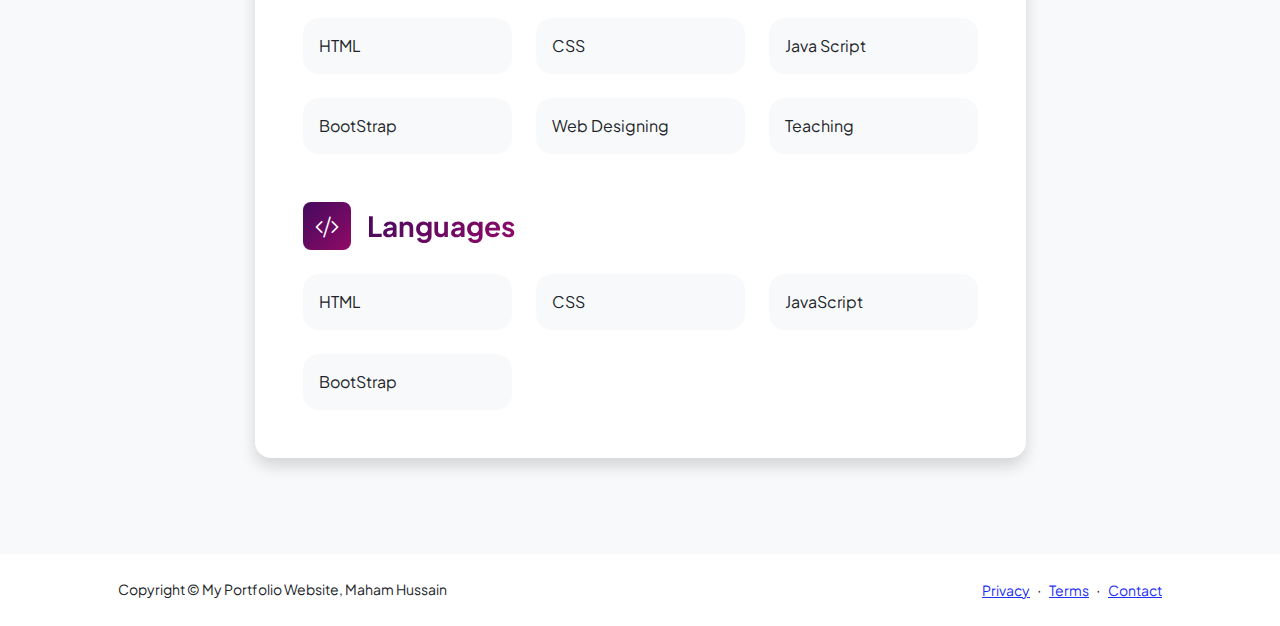
<file: Resume/resume.html>
<!DOCTYPE html>
<html lang="en">
    <head>
        <meta charset="utf-8" />
        <meta name="viewport" content="width=device-width, initial-scale=1, shrink-to-fit=no" />
        <meta name="description" content="" />
        <meta name="author" content="" />
        <title>Portfolio</title>
        <!-- Favicon-->
        <link rel="icon" type="image/x-icon" href="assets/favicon.ico" />
        <!-- Custom Google font-->
        <link rel="preconnect" href="https://fonts.googleapis.com" />
        <link rel="preconnect" href="https://fonts.gstatic.com" crossorigin />
        <link href="https://fonts.googleapis.com/css2?family=Plus+Jakarta+Sans:wght@100;200;300;400;500;600;700;800;900&amp;display=swap" rel="stylesheet" />
        <!-- Bootstrap icons-->
        <link href="https://cdn.jsdelivr.net/npm/bootstrap-icons@1.8.1/font/bootstrap-icons.css" rel="stylesheet" />
        <!-- Core theme CSS (includes Bootstrap)-->
        <link href="css/styles.css" rel="stylesheet" />
    </head>
    <body class="d-flex flex-column h-100 bg-light">
        <main class="flex-shrink-0">
            <!-- Navigation-->
            <nav class="navbar navbar-expand-lg navbar-light bg-white py-3">
                <div class="container px-5">
                    <a style="color: #720455;" class="navbar-brand" href="index.html"><span class="fw-bolder">My Portfolio</span></a>
                    <button class="navbar-toggler" type="button" data-bs-toggle="collapse" data-bs-target="#navbarSupportedContent" aria-controls="navbarSupportedContent" aria-expanded="false" aria-label="Toggle navigation"><span class="navbar-toggler-icon"></span></button>
                    <div class="collapse navbar-collapse" id="navbarSupportedContent">
                        <ul class="navbar-nav ms-auto mb-2 mb-lg-0 small fw-bolder">
                            <li class="nav-item"><a class="nav-link" href="index.html">Home</a></li>
                            <li class="nav-item"><a class="nav-link" href="resume.html">Resume</a></li>
                            <li class="nav-item"><a class="nav-link" href="projects.html">Projects</a></li>
                            <li class="nav-item"><a class="nav-link" href="contact.html">Contact</a></li>
                        </ul>
                    </div>
                </div>
            </nav>
            <!-- Page Content-->
            <div class="container px-5 my-5">
                <div class="text-center mb-5">
                    <h1 class="display-5 fw-bolder mb-0"><span class="text-gradient d-inline">Resume</span></h1>
                </div>
                <div class="row gx-5 justify-content-center">
                    <div class="col-lg-11 col-xl-9 col-xxl-8">
                        <!-- Experience Section-->
                        <section>
                            <div class="d-flex align-items-center justify-content-between mb-4">
                                <h2 style="color: #720455 ;" class=" fw-bolder mb-0">Experience</h2>
                                <!-- Download resume button-->
                                <!-- Note: Set the link href target to a PDF file within your project-->
                                <a style="background-color: #720455; color: white;" class="btn btn-secondary px-4 py-3" href="#!">
                                    <div class="d-inline-block bi bi-download me-2"></div>
                                    Download Resume
                                </a>
                            </div>
                            <!-- Experience Card 1-->
                            <div class="card shadow border-0 rounded-4 mb-5">
                                <div class="card-body p-5">
                                    <div class="row align-items-center gx-5">
                                        <div class="col text-center text-lg-start mb-4 mb-lg-0">
                                            <div class="bg-light p-4 rounded-4">
                                                <div class="text-secondary fw-bolder mb-2">2024 - Present</div>
                                                <div class="small fw-bolder">Web Developer</div>
                                            
                                            </div>
                                        </div>
                                        <div class="col-lg-8"><div> I just have Experience of front end designed short projects based on HTML and CSS </div></div>
                                    </div>
                                </div>
                            </div>
                            <!-- Experience Card 2-->
                            <div class="card shadow border-0 rounded-4 mb-5">
                                <div class="card-body p-5">
                                    <div class="row align-items-center gx-5">
                                        <div class="col text-center text-lg-start mb-4 mb-lg-0">
                                            <div class="bg-light p-4 rounded-4">
                                                <div class="text-secondary fw-bolder mb-2">2022 - 2023</div>
                                                <div class="small fw-bolder">Teaching Experience</div>
                                            
                                            </div>
                                        </div>
                                        <div class="col-lg-8"><div>I also have the Experience of teaching as a computer Teacher </div></div>
                                    </div>
                                </div>
                            </div>
                        </section>
                        <!-- Education Section-->
                        <section>
                            <h2 style="color: #720455;" class=" fw-bolder mb-4">Education</h2>
                            <!-- Education Card 1-->
                            <div class="card shadow border-0 rounded-4 mb-5">
                                <div class="card-body p-5">
                                    <div class="row align-items-center gx-5">
                                        <div class="col text-center text-lg-start mb-4 mb-lg-0">
                                            <div class="bg-light p-4 rounded-4">
                                                <div class="text-secondary fw-bolder mb-2">2018 - 2020</div>
                                                <div class="mb-2">
                                                    <div class="small fw-bolder">Govt. Collage </div>
                                                </div>
                                                <div class="fst-italic">
                                                    <div class="small text-muted">I-C-S</div>
                                                    <div class="small text-muted">Computer Science</div>
                                                </div>
                                            </div>
                                        </div>
                                        <div class="col-lg-8"><div>Studied ICS(Physics) from Govt. collage for Women Marghazar colony where I learned a lot about it and worked on different projects with classmates to get better at it. </div></div>
                                    </div>
                                </div>
                            </div>
                            <!-- Education Card 2-->
                            <div class="card shadow border-0 rounded-4 mb-5">
                                <div class="card-body p-5">
                                    <div class="row align-items-center gx-5">
                                        <div class="col text-center text-lg-start mb-4 mb-lg-0">
                                            <div class="bg-light p-4 rounded-4">
                                                <div class="text-secondary fw-bolder mb-2">2020-2024</div>
                                                <div class="mb-2">
                                                    <div class="small fw-bolder">GCUF</div>
                                                </div>
                                                <div class="fst-italic">
                                                    <div class="small text-muted">Undergraduate</div>
                                                    <div class="small text-muted">Computer Science</div>
                                                </div>
                                            </div>
                                        </div>
                                        <div class="col-lg-8"><div>I am studying bechelor Science in Computer Science (BSCS)from GCUF where I am learning a lot about it and I have worked on different projects with classmates to get better at it. </div></div>
                                    </div>
                                </div>
                            </div>
                        </section>
                        <!-- Divider-->
                        <div class="pb-5"></div>
                        <!-- Skills Section-->
                        <section>
                            <!-- Skillset Card-->
                            <div class="card shadow border-0 rounded-4 mb-5">
                                <div class="card-body p-5">
                                    <!-- Professional skills list-->
                                    <div class="mb-5">
                                        <div class="d-flex align-items-center mb-4">
                                            <div class="feature bg-primary bg-gradient-primary-to-secondary text-white rounded-3 me-3"><i class="bi bi-tools"></i></div>
                                            <h3 class="fw-bolder mb-0"><span class="text-gradient d-inline">Professional Skills</span></h3>
                                        </div>
                                        <div class="row row-cols-1 row-cols-md-3 mb-4">
                                           
                                            <div class="col mb-4 mb-md-0"><div class="d-flex align-items-center bg-light rounded-4 p-3 h-100">HTML</div></div>
                                            <div class="col mb-4 mb-md-0"><div class="d-flex align-items-center bg-light rounded-4 p-3 h-100">CSS</div></div>
                                            <div class="col"><div class="d-flex align-items-center bg-light rounded-4 p-3 h-100">Java Script</div></div>
                                        </div>
                                        <div class="row row-cols-1 row-cols-md-3">
                                            <div class="col mb-4 mb-md-0"><div class="d-flex align-items-center bg-light rounded-4 p-3 h-100">BootStrap</div></div>
                                            <div class="col mb-4 mb-md-0"><div class="d-flex align-items-center bg-light rounded-4 p-3 h-100">Web Designing</div></div>
                                            <div class="col"><div class="d-flex align-items-center bg-light rounded-4 p-3 h-100">Teaching</div></div>
                                        </div>
                                    </div>
                                    <!-- Languages list-->
                                    <div class="mb-0">
                                        <div class="d-flex align-items-center mb-4">
                                            <div class="feature bg-primary bg-gradient-primary-to-secondary text-white rounded-3 me-3"><i class="bi bi-code-slash"></i></div>
                                            <h3 class="fw-bolder mb-0"><span class="text-gradient d-inline">Languages</span></h3>
                                        </div>
                                        <div class="row row-cols-1 row-cols-md-3 mb-4">
                                            <div class="col mb-4 mb-md-0"><div class="d-flex align-items-center bg-light rounded-4 p-3 h-100">HTML</div></div>
                                            <div class="col mb-4 mb-md-0"><div class="d-flex align-items-center bg-light rounded-4 p-3 h-100">CSS</div></div>
                                            <div class="col"><div class="d-flex align-items-center bg-light rounded-4 p-3 h-100">JavaScript</div></div>
                                        </div>
                                        <div class="row row-cols-1 row-cols-md-3">
                                            <div class="col mb-4 mb-md-0"><div class="d-flex align-items-center bg-light rounded-4 p-3 h-100">BootStrap</div></div>
                                            <!-- <div class="col mb-4 mb-md-0"><div class="d-flex align-items-center bg-light rounded-4 p-3 h-100">Ruby</div></div>
                                            <div class="col"><div class="d-flex align-items-center bg-light rounded-4 p-3 h-100">Node.js</div></div> -->
                                        </div>
                                    </div>
                                </div>
                            </div>
                        </section>
                    </div>
                </div>
            </div>
        </main>
        <!-- Footer-->
        <footer class="bg-white py-4 mt-auto">
            <div class="container px-5">
                <div class="row align-items-center justify-content-between flex-column flex-sm-row">
                    <div class="col-auto"><div class="small m-0">Copyright &copy; My Portfolio Website, Maham Hussain</div></div>
                    <div class="col-auto">
                        <a class="small" href="#!">Privacy</a>
                        <span class="mx-1">&middot;</span>
                        <a class="small" href="#!">Terms</a>
                        <span class="mx-1">&middot;</span>
                        <a class="small" href="#!">Contact</a>
                    </div>
                </div>
            </div>
        </footer>
        <!-- Bootstrap core JS-->
        <script src="https://cdn.jsdelivr.net/npm/bootstrap@5.2.3/dist/js/bootstrap.bundle.min.js"></script>
        <!-- Core theme JS-->
        <script src="js/scripts.js"></script>
    </body>
</html>
</file>
